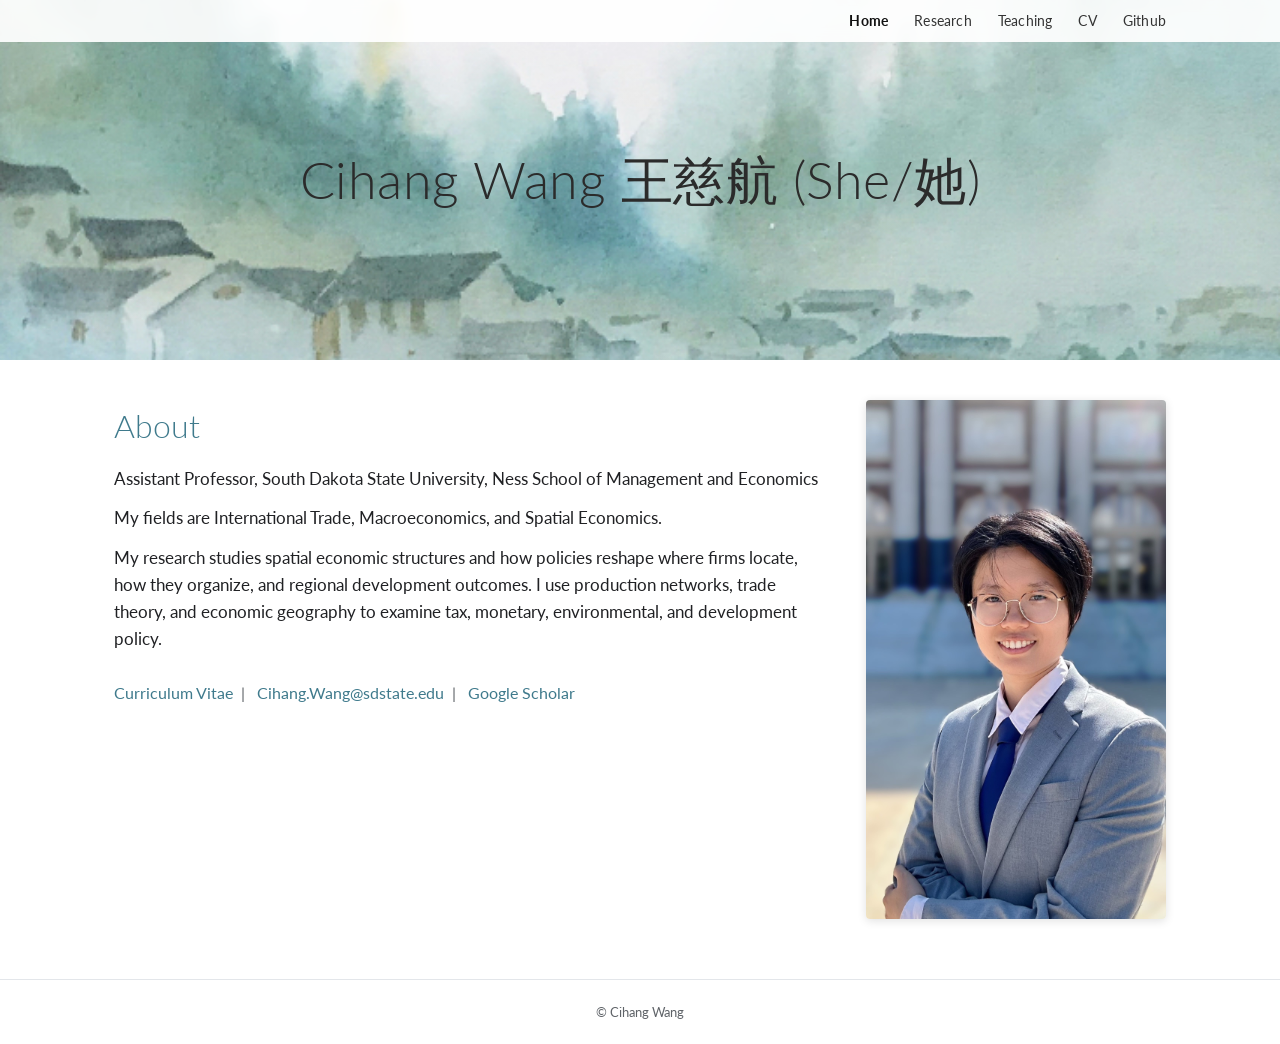
<file: index.html>
<!DOCTYPE html>
<html lang="en">
<head>
<meta charset="utf-8">
<meta name="viewport" content="width=device-width, initial-scale=1">
<title>Cihang Wang</title>
<meta name="description" content="Cihang Wang, Assistant Professor of Economics at South Dakota State University. International trade, macroeconomics, spatial economics.">
<meta name="google-site-verification" content="iHKdxoclQwtP8t50NsIBE6Vy9hi4pXJjRZaTLTX1CVA" />
<link rel="canonical" href="https://cihangwang2.github.io/">
<link rel="preconnect" href="https://fonts.googleapis.com">
<link href="https://fonts.googleapis.com/css2?family=Lato:wght@300;400;700&display=swap" rel="stylesheet">
<link rel="stylesheet" href="style.css">
</head>
<body>
<nav class="nav"><div class="inner">
  <a href="index.html" class="active">Home</a>
  <a href="research.html">Research</a>
  <a href="teaching.html">Teaching</a>
  <a href="https://drive.google.com/file/d/1KTPrr-0RdF5kyh7rdaB-tEJAktrF6789/view" target="_blank" rel="noopener">CV</a>
  <a href="https://github.com/cihangwang2/Economics-Code" target="_blank" rel="noopener">Github</a>
</div></nav>

<header class="hero tall"><h1>Cihang Wang 王慈航 (She/她)</h1></header>

<main class="wrap">
  <div class="home">
    <div>
      <h2 style="margin-top: 0;">About</h2>
      
      <p>Assistant Professor, South Dakota State University, Ness School of Management and Economics</p>
      
      <p>My fields are International Trade, Macroeconomics, and Spatial Economics.</p>
      
      <p>My research studies spatial economic structures and how policies reshape where firms locate, how they organize, and regional development outcomes. I use production networks, trade theory, and economic geography to examine tax, monetary, environmental, and development policy.</p>
      
      <p class="links">
        <a href="https://drive.google.com/file/d/1KTPrr-0RdF5kyh7rdaB-tEJAktrF6789/view" target="_blank" rel="noopener">Curriculum Vitae</a><span>|</span>
        <a href="mailto:Cihang.Wang@sdstate.edu">Cihang.Wang@sdstate.edu</a><span>|</span>
        <a href="https://scholar.google.com/citations?user=YXd0_x0AAAAJ&amp;hl=en" target="_blank" rel="noopener">Google Scholar</a>
      </p>
    </div>
    <img src="assets/portrait.jpg" alt="Portrait of Cihang Wang">
  </div>
</main>

<footer>&copy; Cihang Wang</footer>
</body>
</html>
</file>
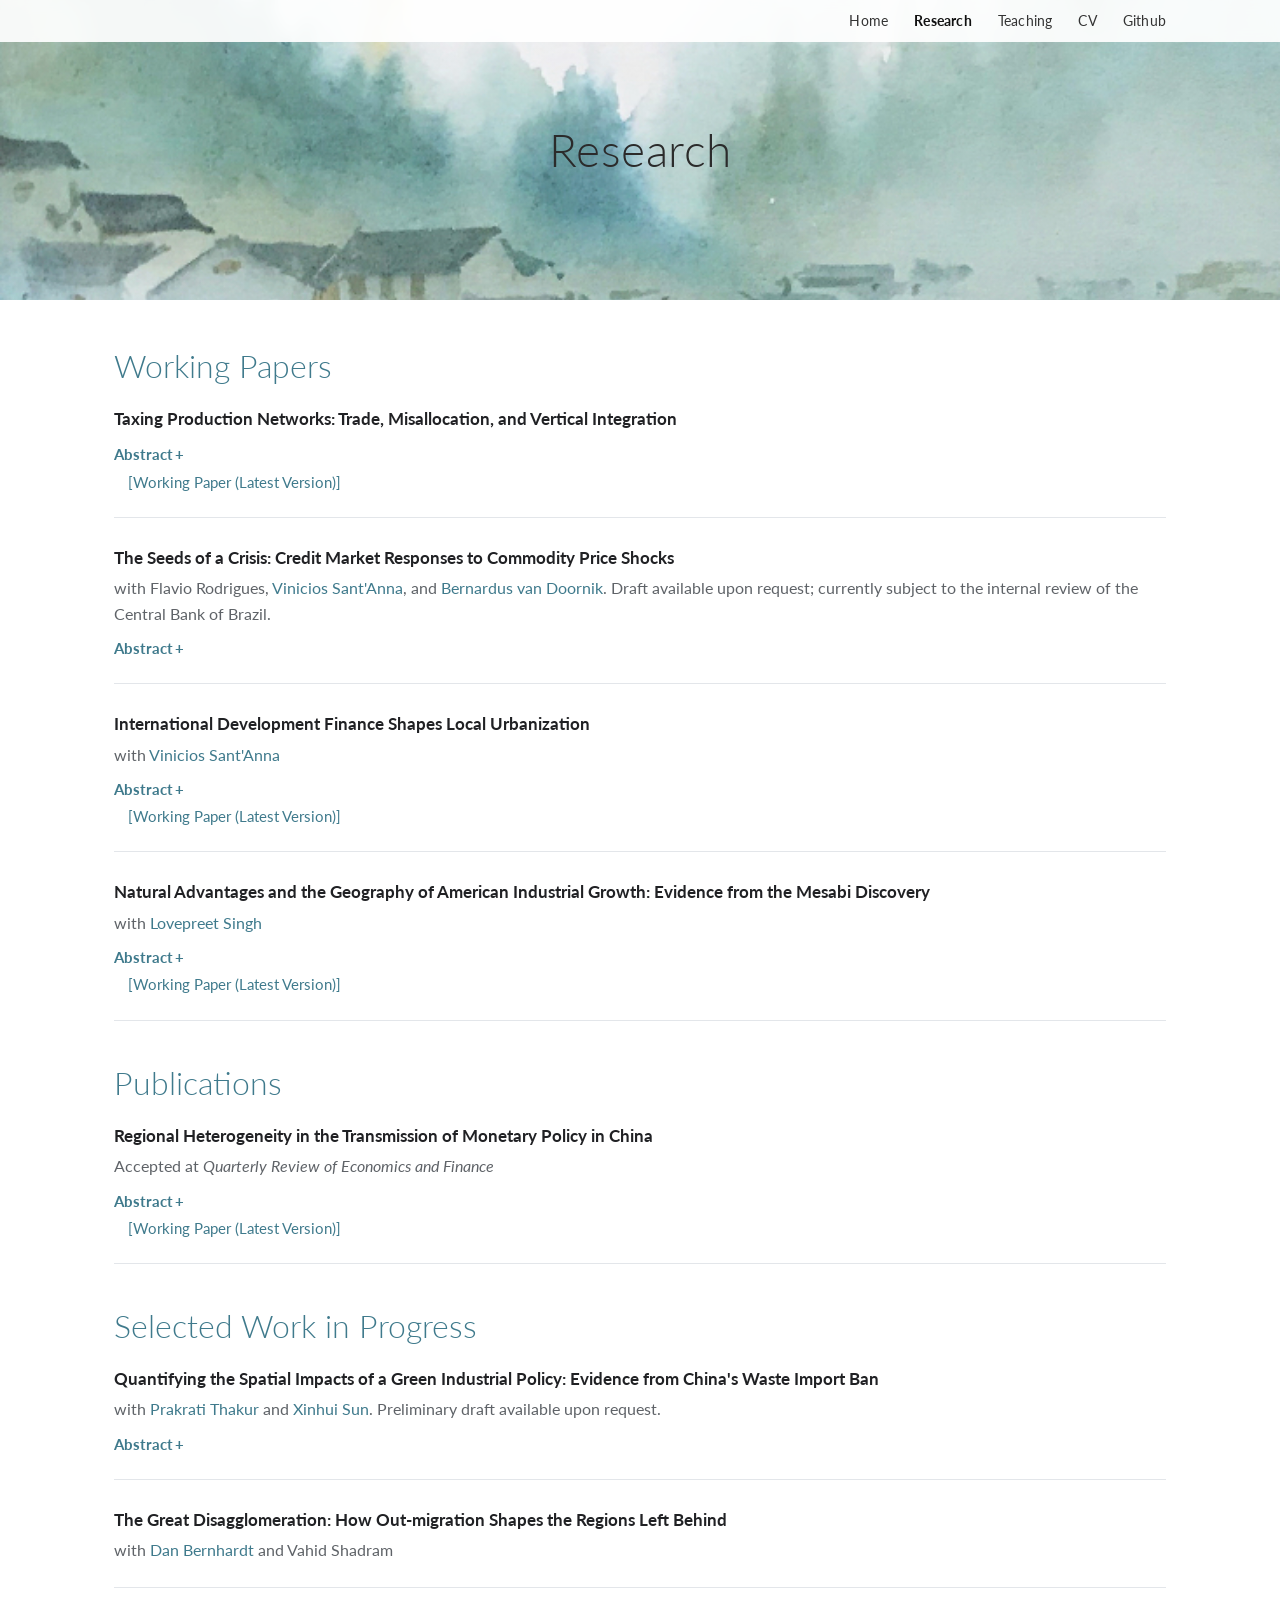
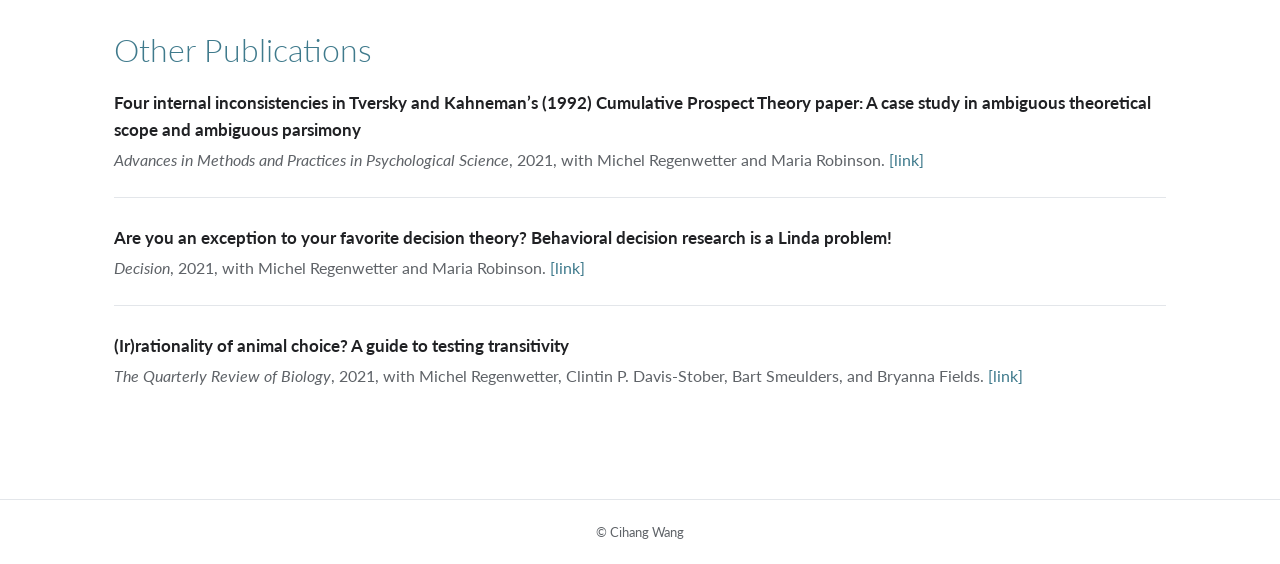
<file: research.html>
<!DOCTYPE html>
<html lang="en">
<head>
<meta charset="utf-8">
<meta name="viewport" content="width=device-width, initial-scale=1">
<title>Research – Cihang Wang</title>
<link rel="preconnect" href="https://fonts.googleapis.com">
<link href="https://fonts.googleapis.com/css2?family=Lato:wght@300;400;700&display=swap" rel="stylesheet">
<link rel="canonical" href="https://cihangwang2.github.io/research.html">
<meta name="description" content="Working papers and publications of Cihang Wang: international trade, production networks, spatial economics, monetary policy in China.">
<link rel="stylesheet" href="style.css">
</head>
<body>
<nav class="nav"><div class="inner">
  <a href="index.html">Home</a>
  <a href="research.html" class="active">Research</a>
  <a href="teaching.html">Teaching</a>
  <a href="https://drive.google.com/file/d/1KTPrr-0RdF5kyh7rdaB-tEJAktrF6789/view" target="_blank" rel="noopener">CV</a>
  <a href="https://github.com/cihangwang2/Economics-Code" target="_blank" rel="noopener">Github</a>
</div></nav>

<header class="hero"><h1>Research</h1></header>

<main class="wrap">

<h2>Working Papers</h2>

<div class="paper">
  <p class="title">Taxing Production Networks: Trade, Misallocation, and Vertical Integration</p>
  <details><summary>Abstract</summary>
    <div class="abstract">Taxes on business revenue fall on every intermediate transaction, like tariffs inside the production network. I measure their cost using a large reform that replaced a turnover tax with a value-added tax in China’s services. Entry and revenue in treated sectors rise by a fifth, trade involving services by a third, and manufacturers move service tasks to the market. A spatial production-network model with an endogenous make-or-buy margin implies a 1.3 percent gain in real income, 29 percent through that margin. At equal revenue, a value-added tax delivers 1.4 to 2 percent more real income than a turnover tax.</div>
  </details>
  <a class="wp" href="https://cihangwang2.github.io/assets/taxing-production-networks.pdf" target="_blank" rel="noopener">[Working Paper (Latest Version)]</a>
</div>

<div class="paper">
  <p class="title">The Seeds of a Crisis: Credit Market Responses to Commodity Price Shocks</p>
  <p class="meta">with Flavio Rodrigues, <a href="https://www.vpsantanna.com/" target="_blank" rel="noopener">Vinicios Sant'Anna</a>, and <a href="https://www.bis.org/author/bernardus_f_nazar_van_doornik.htm" target="_blank" rel="noopener">Bernardus van Doornik</a>. Draft available upon request; currently subject to the internal review of the Central Bank of Brazil.</p>
  <details><summary>Abstract</summary>
    <div class="abstract">Many countries heavily rely on commodities for their production and exports, rendering them susceptible to fluctuations in global commodity prices. This paper investigates the impact of exogenous commodity price shocks on the domestic credit market, with a particular focus on credit allocation across firms. Using detailed credit registry data from Brazil and leveraging regional and bank-level variation in commodity exposure, we find that commodity price booms enhance domestic financial conditions, leading to an expansion in bank lending and improved credit conditions. This expansion is accompanied by considerable spillovers both across and within sectors, with significant improvement in credit conditions concentrated in the nontradable sector, and among smaller firms. We explore the potential channels driving these patterns and discuss broader macroeconomic implications.</div>
  </details>
</div>

<div class="paper">
  <p class="title">International Development Finance Shapes Local Urbanization</p>
  <p class="meta">with <a href="https://www.vpsantanna.com/" target="_blank" rel="noopener">Vinicios Sant'Anna</a></p>
  <details><summary>Abstract</summary>
    <div class="abstract">We examine how foreign aid shapes urban development in Sub-Saharan Africa at the very local level. Using data on 1,643 georeferenced Chinese aid projects, we analyze the effect of aid on the evolution of built surface and volume on 100-meter grids within a 2-kilometer radius microregion. Our staggered difference-in-differences approach reveals that foreign aid projects significantly increase local urbanization, with the effects decreasing with distance from the projects. Treatment effects are mostly driven by residential development, particularly in previously underdeveloped areas. Our findings contribute to the understanding of the consequences of foreign aid on urban transformations in the developing world.</div>
  </details>
  <a class="wp" href="https://drive.google.com/file/d/11EIYXMeVTDmKTZ8Q55tzCRAC8Jv5z1bR/view" target="_blank" rel="noopener">[Working Paper (Latest Version)]</a>
</div>

<div class="paper">
  <p class="title"><strong>Natural Advantages and the Geography of American Industrial Growth: Evidence from the Mesabi Discovery</strong></p>
  <p class="meta">with <a href="https://multanilovepreet94.github.io/" target="_blank" rel="noopener">Lovepreet Singh</a></p>
  <details><summary>Abstract</summary>
    <div class="abstract">How do natural advantages shape regional industrial growth? We study a large, plausibly exogenous supply shock, the 1892 discovery of the Mesabi Iron Range, which supplied the majority of the nation's iron ore within a decade, to examine how abundant, cheap access to a primary input reshaped the growth and geography of American heavy industry. Using newly digitized establishment-level directories covering every blast furnace, rolling mill, and steel works in the United States from 1880 to 1916, linked to county employment from the decennial censuses, we show that counties with one standard deviation better access to Mesabi ore added roughly 20,000 tons of furnace capacity by 1916. The industry visibly relocated: furnace sites at old ore banks and coalfields were abandoned, while capacity concentrated at lake ports and low-cost assembly corridors. We also find substantial employment gains both in iron and steel and in related downstream industries. Altogether, these results suggest that resource abundance combined with cheap Great Lakes transport substantially shaped the economic geography and growth of American industry.</div>
  </details>
  <a class="wp" href="https://www.dropbox.com/scl/fi/tjg55t3zptydnx60uxatr/Lovepreet_Mesabi.pdf?rlkey=q3w8clwopzh2qnt8v9mk7yy45&e=1&dl=0" target="_blank" rel="noopener">[Working Paper (Latest Version)]</a>
</div>

<h2>Publications</h2>

<div class="paper">
  <p class="title">Regional Heterogeneity in the Transmission of Monetary Policy in China</p>
  <p class="meta">Accepted at <i>Quarterly Review of Economics and Finance</i></p>
  <details><summary>Abstract</summary>
    <div class="abstract">This paper examines regional heterogeneity in the transmission of China’s monetary policy using Local Projections with province-level panel data and an externally identified M2 shock series from Chen et al. (2018). The economically advanced East (coastal) region exhibits significantly weaker output and price responses to monetary policy shocks than inland provinces: three years after an expansionary shock, output in the East has not responded at all. I trace the price differential to trade openness, which accounts for roughly 70–80% of the East/non-East CPI gap. Inter-regional input-output tables show that the attenuation works mainly through imported inputs used by firms, whose costs are pinned to world prices under the managed exchange rate, rather than through imported consumer goods alone. Trade openness explains less than half of the output differential. Land transaction data point to local fiscal behavior as the remaining channel: after an expansionary shock, land-scarce Eastern governments cut land supply and land revenue more than inland governments, with no corresponding rise in land prices, consistent with eased fiscal pressure rather than price substitution.</div>
  </details>
  <a class="wp" href="https://drive.google.com/file/d/1EY4JVYZFBywWe5OELQVOpiC96qZ3JfXP/view" target="_blank" rel="noopener">[Working Paper (Latest Version)]</a>
</div>

<h2>Selected Work in Progress</h2>

<div class="paper">
  <p class="title">Quantifying the Spatial Impacts of a Green Industrial Policy: Evidence from China's Waste Import Ban</p>
  <p class="meta">with <a href="https://www.pthakur.com/home" target="_blank" rel="noopener">Prakrati Thakur</a> and <a href="https://xinhuis.github.io/" target="_blank" rel="noopener">Xinhui Sun</a>. Preliminary draft available upon request.</p>
  <details><summary>Abstract</summary>
    <div class="abstract">How do green industrial policies reshape the balance between environmental protection and industrial competitiveness in developing economies? We study the spatial effects of a green industrial policy in a major developing economy—China—by examining China's national ban on waste imports implemented in 2013 ("Operation Green Fence") and expanded in 2017 ("National Sword"). Leveraging granular data from Chinese customs, firm-level and satellite sources, we estimate a Difference-in-Difference design that exploits the 2013 "green fence" waste trade ban and variations in prefecture-level exposure to waste trade. Firms more exposed to waste inputs experienced a 5–10 percent decline in total factor productivity and higher input costs immediately after the policy, consistent with short-run supply-chain disruptions. At the same time, these firms tripled their applications for waste-management patents and reduced pollution emissions by about 20–25 percent, indicating induced innovation and environmental benefits. Aggregating to the province level, we find that regions with greater initial exposure to waste imports experienced measurable short-run GDP declines. Motivated by the complete regime change in 2017 and to assess long-run consequences, we build a quantitative spatial general-equilibrium model with input–output linkages and pollution-productivity feedback. The model implies that the ban caused a modest welfare loss of 0.03 percent through input reallocation alone but a welfare gain of 2.37 percent once cleaner production and productivity improvements are incorporated. The findings highlight how green industrial policy can disrupt production networks in the short run yet yield long-run welfare gains through environmental quality and productivity channels.</div>
  </details>
</div>

<div class="paper">
  <p class="title">The Great Disagglomeration: How Out-migration Shapes the Regions Left Behind</p>
  <p class="meta">with <a href="https://economics.illinois.edu/profile/danber" target="_blank" rel="noopener">Dan Bernhardt</a> and Vahid Shadram</p>
</div>

<h2>Other Publications</h2>

<div class="paper">
  <p class="title">Four internal inconsistencies in Tversky and Kahneman’s (1992) Cumulative Prospect Theory paper: A case study in ambiguous theoretical scope and ambiguous parsimony</p>
  <p class="meta"><i>Advances in Methods and Practices in Psychological Science</i>, 2021, with Michel Regenwetter and Maria Robinson. <a href="https://journals.sagepub.com/doi/full/10.1177/25152459221074653" target="_blank" rel="noopener">[link]</a></p>
</div>
<div class="paper">
  <p class="title">Are you an exception to your favorite decision theory? Behavioral decision research is a Linda problem!</p>
  <p class="meta"><i>Decision</i>, 2021, with Michel Regenwetter and Maria Robinson. <a href="https://psycnet.apa.org/record/2022-21180-001" target="_blank" rel="noopener">[link]</a></p>
</div>
<div class="paper">
  <p class="title">(Ir)rationality of animal choice? A guide to testing transitivity</p>
  <p class="meta"><i>The Quarterly Review of Biology</i>, 2021, with Michel Regenwetter, Clintin P. Davis-Stober, Bart Smeulders, and Bryanna Fields. <a href="https://www.journals.uchicago.edu/doi/10.1086/717165" target="_blank" rel="noopener">[link]</a></p>
</div>

</main>
<footer>&copy; Cihang Wang</footer>
</body>
</html>
</file>
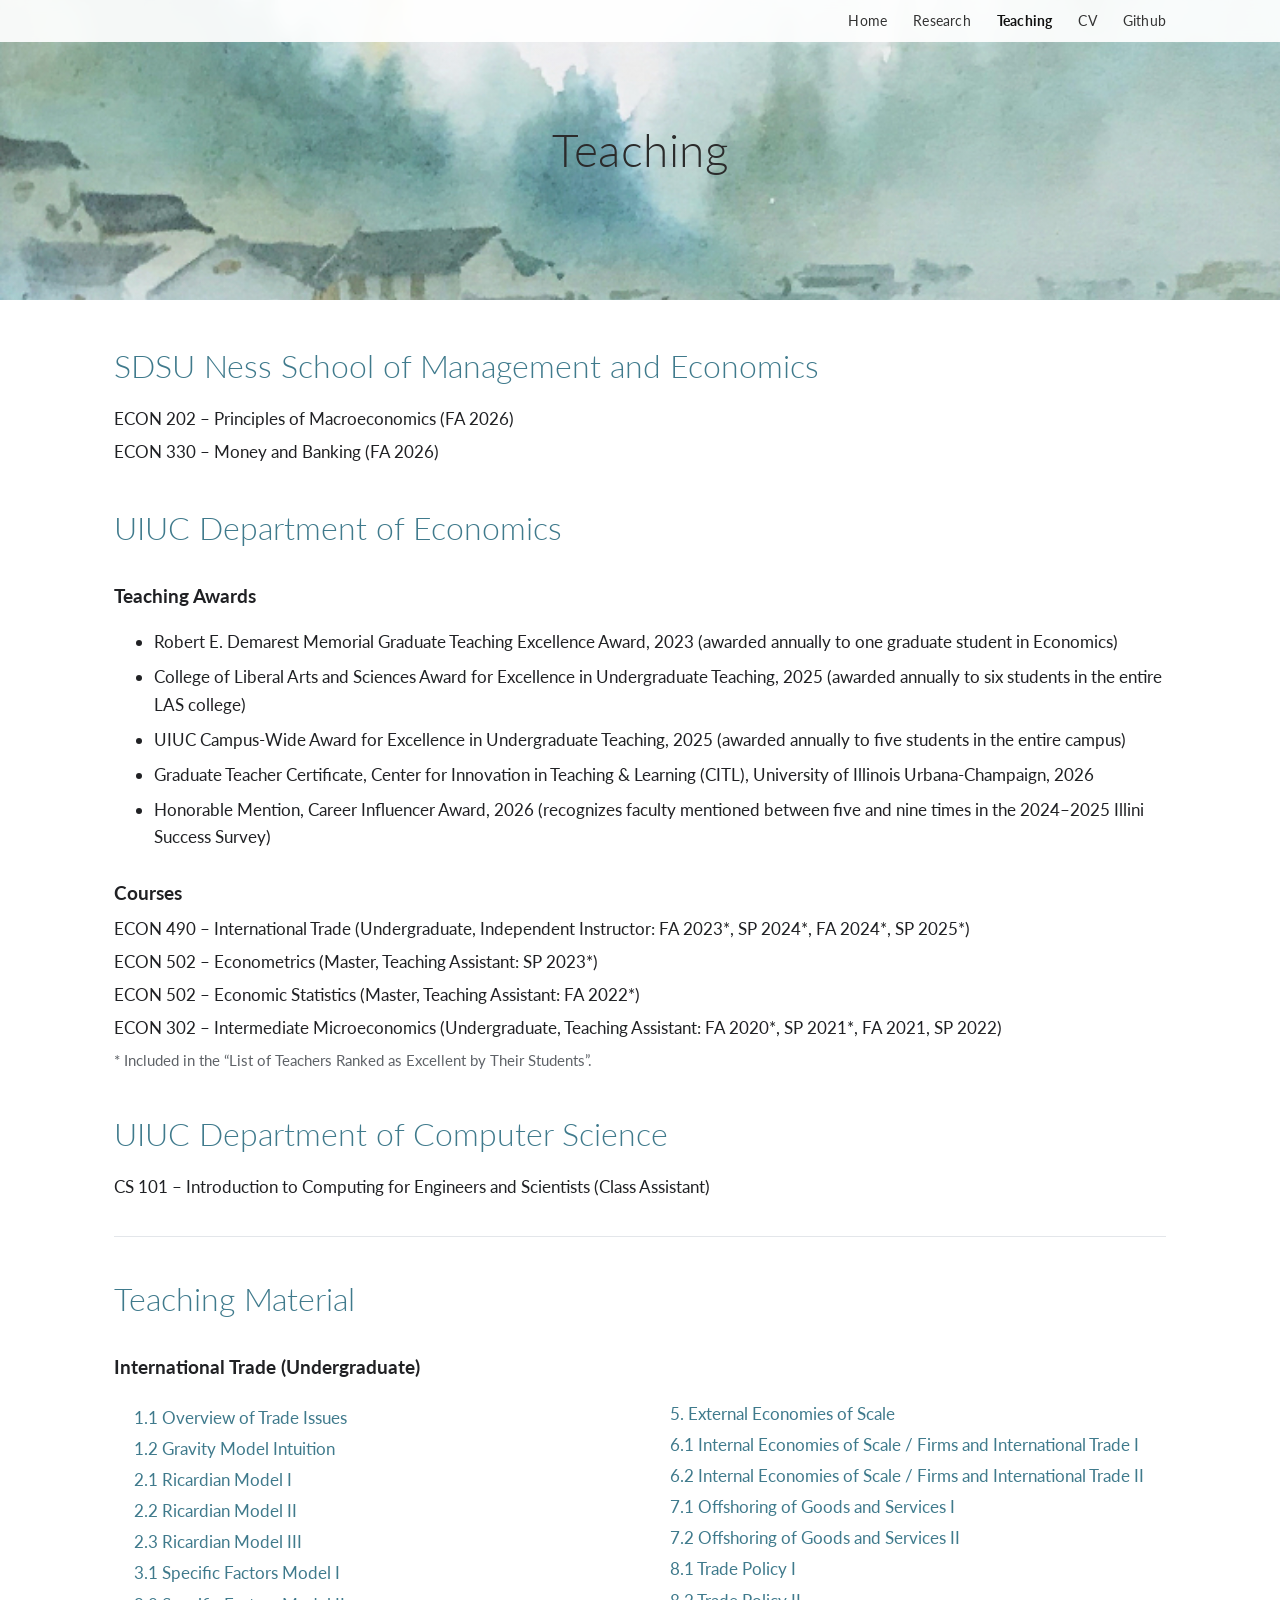
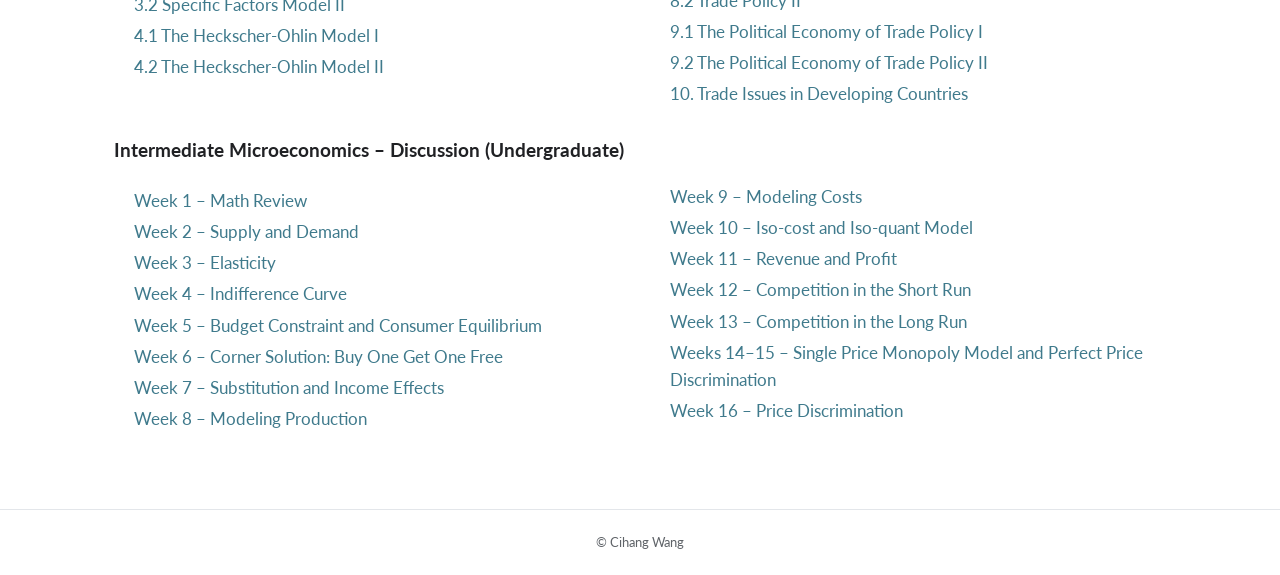
<file: teaching.html>
<!DOCTYPE html>
<html lang="en">
<head>
<meta charset="utf-8">
<meta name="viewport" content="width=device-width, initial-scale=1">
<title>Teaching – Cihang Wang</title>
<link rel="preconnect" href="https://fonts.googleapis.com">
<link href="https://fonts.googleapis.com/css2?family=Lato:wght@300;400;700&display=swap" rel="stylesheet">
<link rel="canonical" href="https://cihangwang2.github.io/teaching.html">
<meta name="description" content="Courses, teaching awards and lecture notes by Cihang Wang (international trade, intermediate microeconomics, macroeconomics, money and banking).">
<link rel="stylesheet" href="style.css">
</head>
<body>
<nav class="nav"><div class="inner">
  <a href="index.html">Home</a>
  <a href="research.html">Research</a>
  <a href="teaching.html" class="active">Teaching</a>
  <a href="https://drive.google.com/file/d/1KTPrr-0RdF5kyh7rdaB-tEJAktrF6789/view" target="_blank" rel="noopener">CV</a>
  <a href="https://github.com/cihangwang2/Economics-Code" target="_blank" rel="noopener">Github</a>
</div></nav>

<header class="hero"><h1>Teaching</h1></header>

<main class="wrap">

<h2>SDSU Ness School of Management and Economics</h2>
<p class="course">ECON 202 – Principles of Macroeconomics (FA 2026)</p>
<p class="course">ECON 330 – Money and Banking (FA 2026)</p>

<h2>UIUC Department of Economics</h2>

<h3>Teaching Awards</h3>
<ul class="awards">
  <li>Robert E. Demarest Memorial Graduate Teaching Excellence Award, 2023 (awarded annually to one graduate student in Economics)</li>
  <li>College of Liberal Arts and Sciences Award for Excellence in Undergraduate Teaching, 2025 (awarded annually to six students in the entire LAS college)</li>
  <li>UIUC Campus-Wide Award for Excellence in Undergraduate Teaching, 2025 (awarded annually to five students in the entire campus)</li>
  <li>Graduate Teacher Certificate, Center for Innovation in Teaching &amp; Learning (CITL), University of Illinois Urbana-Champaign, 2026</li>
  <li>Honorable Mention, Career Influencer Award, 2026 (recognizes faculty mentioned between five and nine times in the 2024–2025 Illini Success Survey)</li>
</ul>

<h3>Courses</h3>
<p class="course">ECON 490 – International Trade (Undergraduate, Independent Instructor: FA 2023*, SP 2024*, FA 2024*, SP 2025*)</p>
<p class="course">ECON 502 – Econometrics (Master, Teaching Assistant: SP 2023*)</p>
<p class="course">ECON 502 – Economic Statistics (Master, Teaching Assistant: FA 2022*)</p>
<p class="course">ECON 302 – Intermediate Microeconomics (Undergraduate, Teaching Assistant: FA 2020*, SP 2021*, FA 2021, SP 2022)</p>
<p class="small">* Included in the “List of Teachers Ranked as Excellent by Their Students”.</p>

<h2>UIUC Department of Computer Science</h2>
<p class="course">CS 101 – Introduction to Computing for Engineers and Scientists (Class Assistant)</p>

<hr>

<h2>Teaching Material</h2>

<h3>International Trade (Undergraduate)</h3>
<ol class="notes" style="list-style:none">
  <li><a href="https://drive.google.com/file/d/19Zz6oTuTdZLqaKWAUcDXUCnQHdFXqeiz/view" target="_blank" rel="noopener">1.1 Overview of Trade Issues</a></li>
  <li><a href="https://drive.google.com/file/d/1Qq-E5nz7vcCdz_ERpd2XDrlGLQPHq6Qi/view" target="_blank" rel="noopener">1.2 Gravity Model Intuition</a></li>
  <li><a href="https://drive.google.com/file/d/1ec9dQy_-_LYnMjxLIqCTCsBD_rnGAY3q/view" target="_blank" rel="noopener">2.1 Ricardian Model I</a></li>
  <li><a href="https://drive.google.com/file/d/1UB2i1RjZSoWX0Eqz0v74-yvyEyFZ3LFa/view" target="_blank" rel="noopener">2.2 Ricardian Model II</a></li>
  <li><a href="https://drive.google.com/file/d/1UgJDvsvNqyOVzAohElMqG1RaRTEBRuW8/view" target="_blank" rel="noopener">2.3 Ricardian Model III</a></li>
  <li><a href="https://drive.google.com/file/d/1sd49IAQU8m7_AjG8-s2uv8-QFIUjfD2P/view" target="_blank" rel="noopener">3.1 Specific Factors Model I</a></li>
  <li><a href="https://drive.google.com/file/d/1nj7kG2Bi_BOHiBKeQH5uCbW7ROtp5Mf1/view" target="_blank" rel="noopener">3.2 Specific Factors Model II</a></li>
  <li><a href="https://drive.google.com/file/d/1-LIXD8wrxIdVi8NDIDLa5BvQTFhjm2Km/view" target="_blank" rel="noopener">4.1 The Heckscher-Ohlin Model I</a></li>
  <li><a href="https://drive.google.com/file/d/1SUFKLmVPh5-6Q6phUoi-0V9db4wS4hdC/view" target="_blank" rel="noopener">4.2 The Heckscher-Ohlin Model II</a></li>
  <li><a href="https://drive.google.com/file/d/1Q9RzYsqI9ODQ6-wNVmEJ8paEYqy2nIPM/view" target="_blank" rel="noopener">5. External Economies of Scale</a></li>
  <li><a href="https://drive.google.com/file/d/1L-LezUD7Kj08Zap935klANh0Wqpm-clk/view" target="_blank" rel="noopener">6.1 Internal Economies of Scale / Firms and International Trade I</a></li>
  <li><a href="https://drive.google.com/file/d/1gEiQ98tOENPDVN9Rx1O7QAVR-q09YNJn/view" target="_blank" rel="noopener">6.2 Internal Economies of Scale / Firms and International Trade II</a></li>
  <li><a href="https://drive.google.com/file/d/1ndu9j4M3bkYp7JbW6f1a76QshY_30jQv/view" target="_blank" rel="noopener">7.1 Offshoring of Goods and Services I</a></li>
  <li><a href="https://drive.google.com/file/d/1tvJ0GaP0BXnhnva9kfzBj8dMLrUbJs6W/view" target="_blank" rel="noopener">7.2 Offshoring of Goods and Services II</a></li>
  <li><a href="https://drive.google.com/file/d/16XyBKWnShN6xF7IDIzHApysoanDvgpcH/view" target="_blank" rel="noopener">8.1 Trade Policy I</a></li>
  <li><a href="https://drive.google.com/file/d/1kYedlnbEc7SIx72ylT7OKN4KuMLK0vSc/view" target="_blank" rel="noopener">8.2 Trade Policy II</a></li>
  <li><a href="https://drive.google.com/file/d/17CnDKoIlHgB9zZH8uIHxEH8YzEOLu6TE/view" target="_blank" rel="noopener">9.1 The Political Economy of Trade Policy I</a></li>
  <li><a href="https://drive.google.com/file/d/1lhv0rSlOqF-qfARA1AVAetoVbr8-n8gM/view" target="_blank" rel="noopener">9.2 The Political Economy of Trade Policy II</a></li>
  <li><a href="https://drive.google.com/file/d/19B-dzxJ-sPcSZKUZg53f5e_uwXdz_cTg/view" target="_blank" rel="noopener">10. Trade Issues in Developing Countries</a></li>
</ol>

<h3>Intermediate Microeconomics – Discussion (Undergraduate)</h3>
<ol class="notes" style="list-style:none">
  <li><a href="https://drive.google.com/file/d/19Xx2zHy9WAQsTR3fkTHLMGYh-Di1IFOE/view" target="_blank" rel="noopener">Week 1 – Math Review</a></li>
  <li><a href="https://drive.google.com/file/d/1EPl07niZ9GJSpSv5pB6W-wairYai9vpw/view" target="_blank" rel="noopener">Week 2 – Supply and Demand</a></li>
  <li><a href="https://drive.google.com/file/d/1T_vQWo8x3nAo4v6LXUpg78ySSiaqV5xB/view" target="_blank" rel="noopener">Week 3 – Elasticity</a></li>
  <li><a href="https://drive.google.com/file/d/1eoTdFI85mU9KoaQ_3G93f3xlK_J0co5N/view" target="_blank" rel="noopener">Week 4 – Indifference Curve</a></li>
  <li><a href="https://drive.google.com/file/d/11D_IGeDVKzj6W-kxK3ynhqCs3CkspwFg/view" target="_blank" rel="noopener">Week 5 – Budget Constraint and Consumer Equilibrium</a></li>
  <li><a href="https://drive.google.com/file/d/1exJ67C1kg0ToYk4EunT8dv07qXlaAkqR/view" target="_blank" rel="noopener">Week 6 – Corner Solution: Buy One Get One Free</a></li>
  <li><a href="https://drive.google.com/file/d/1GFqxKhe4tHJkbmZ7RA6jpzuSa3qRlGeC/view" target="_blank" rel="noopener">Week 7 – Substitution and Income Effects</a></li>
  <li><a href="https://drive.google.com/file/d/1diZrcmDhuql2iLCNrM8o_n3OxVM1606q/view" target="_blank" rel="noopener">Week 8 – Modeling Production</a></li>
  <li><a href="https://drive.google.com/file/d/1XzFXOG9sfKzTthIPyJdd9OMpNpXZYxR7/view" target="_blank" rel="noopener">Week 9 – Modeling Costs</a></li>
  <li><a href="https://drive.google.com/file/d/1mg6b1-DffZPOEGDLoAgU72tYGeRsBTve/view" target="_blank" rel="noopener">Week 10 – Iso-cost and Iso-quant Model</a></li>
  <li><a href="https://drive.google.com/file/d/1nd-w-Xjn9IFe_2HAECmNfTu2nk708m5M/view" target="_blank" rel="noopener">Week 11 – Revenue and Profit</a></li>
  <li><a href="https://drive.google.com/file/d/1cydilL2xJW0RVnXEkF7aGHah2kqEFCf8/view" target="_blank" rel="noopener">Week 12 – Competition in the Short Run</a></li>
  <li><a href="https://drive.google.com/file/d/1vh4F9sxWvC45CVr1GnSzs6f17hYu8M4V/view" target="_blank" rel="noopener">Week 13 – Competition in the Long Run</a></li>
  <li><a href="https://drive.google.com/file/d/1J0YV3S4_qzcEiE3FKDBxL2ZsTXLyqEku/view" target="_blank" rel="noopener">Weeks 14–15 – Single Price Monopoly Model and Perfect Price Discrimination</a></li>
  <li><a href="https://drive.google.com/file/d/1bq3whiNpAEwRsKfAVoiybJIXnRSoNJPe/view" target="_blank" rel="noopener">Week 16 – Price Discrimination</a></li>
</ol>

</main>
<footer>&copy; Cihang Wang</footer>
</body>
</html>
</file>
<file: style.css>
:root{
  --bg:#ffffff; --text:#202124; --muted:#5f6368; --accent:#3f7a8c; --accent-dark:#2f5e6c;
  --rule:#e3e6ea; --nav-bg:rgba(255,255,255,.92);
}
*{box-sizing:border-box}
html{scroll-behavior:smooth}
body{margin:0;font-family:"Lato","Helvetica Neue",Arial,sans-serif;font-size:17px;line-height:1.6;color:var(--text);background:var(--bg)}
a{color:var(--accent);text-decoration:none}
a:hover{text-decoration:underline}

/* top nav */
.nav{position:absolute;top:0;left:0;right:0;z-index:5;background:var(--nav-bg);backdrop-filter:blur(6px)}
.nav .inner{max-width:1100px;margin:0 auto;padding:10px 24px;display:flex;justify-content:flex-end;gap:26px;flex-wrap:wrap}
.nav a{color:#333;font-size:14px;letter-spacing:.2px}
.nav a.active{font-weight:700;color:#111}

/* banner */
.hero{position:relative;height:300px;background:url("assets/banner.jpg") center 42%/cover no-repeat;display:flex;align-items:center;justify-content:center}
.hero::after{content:"";position:absolute;inset:0;background:linear-gradient(rgba(255,255,255,.25),rgba(255,255,255,.05))}
.hero h1{position:relative;z-index:1;font-weight:300;font-size:46px;margin:0;color:#2b2b2b;text-align:center;padding:0 16px;letter-spacing:.5px}
.hero.tall{height:360px}
.hero.tall h1{font-size:52px}

/* layout */
.wrap{max-width:1100px;margin:0 auto;padding:40px 24px 60px}
h2{font-weight:300;font-size:32px;color:var(--accent);margin:36px 0 14px}
h2:first-child{margin-top:0}
h3{font-weight:700;font-size:19px;margin:28px 0 6px}
p{margin:0 0 12px}
.small{font-size:15px;color:var(--muted)}
hr{border:0;border-top:1px solid var(--rule);margin:36px 0}

/* home */
.home{display:grid;grid-template-columns:1fr 300px;gap:40px;align-items:start}
.home img{width:100%;border-radius:4px;box-shadow:0 2px 10px rgba(0,0,0,.12)}
.links{margin-top:28px;font-size:16px}
.links a + span{margin:0 8px;color:var(--muted)}

/* research */
.paper{margin:0 0 26px;padding-bottom:22px;border-bottom:1px solid var(--rule)}
.paper:last-child{border-bottom:0}
.paper .title{font-weight:700;font-size:17px;margin:0 0 4px}
.paper .tag{display:inline-block;font-size:13px;background:#eef3f5;color:var(--accent-dark);border-radius:3px;padding:1px 8px;margin-left:6px;vertical-align:middle}
.paper .meta{font-size:16px;color:var(--muted);margin:2px 0}
.paper .meta b{color:#333}
details{margin-top:8px}
summary{cursor:pointer;color:var(--accent);font-weight:700;font-size:15px;list-style:none;display:inline}
summary::-webkit-details-marker{display:none}
summary::after{content:"+";margin-left:2px}
details[open] summary::after{content:"\2212"}
details .abstract{margin:10px 0 0;padding:12px 16px;background:#f7f9fa;border-left:3px solid var(--accent);font-size:15.5px;text-align:justify}
.paper .wp{font-size:15px;margin-left:14px}

/* teaching */
.course{margin:6px 0}
.awards li{margin:8px 0}
.notes{columns:2;column-gap:40px;padding-left:20px}
.notes li{break-inside:avoid;margin:4px 0}

footer{border-top:1px solid var(--rule);padding:22px 24px;text-align:center;font-size:13px;color:var(--muted)}

@media (max-width:760px){
  .home{grid-template-columns:1fr}
  .home img{max-width:280px}
  .hero{height:220px}.hero h1{font-size:30px}.hero.tall{height:260px}.hero.tall h1{font-size:34px}
  .notes{columns:1}
  .nav .inner{justify-content:center;gap:18px}
  body{font-size:16px}
}
</file>
